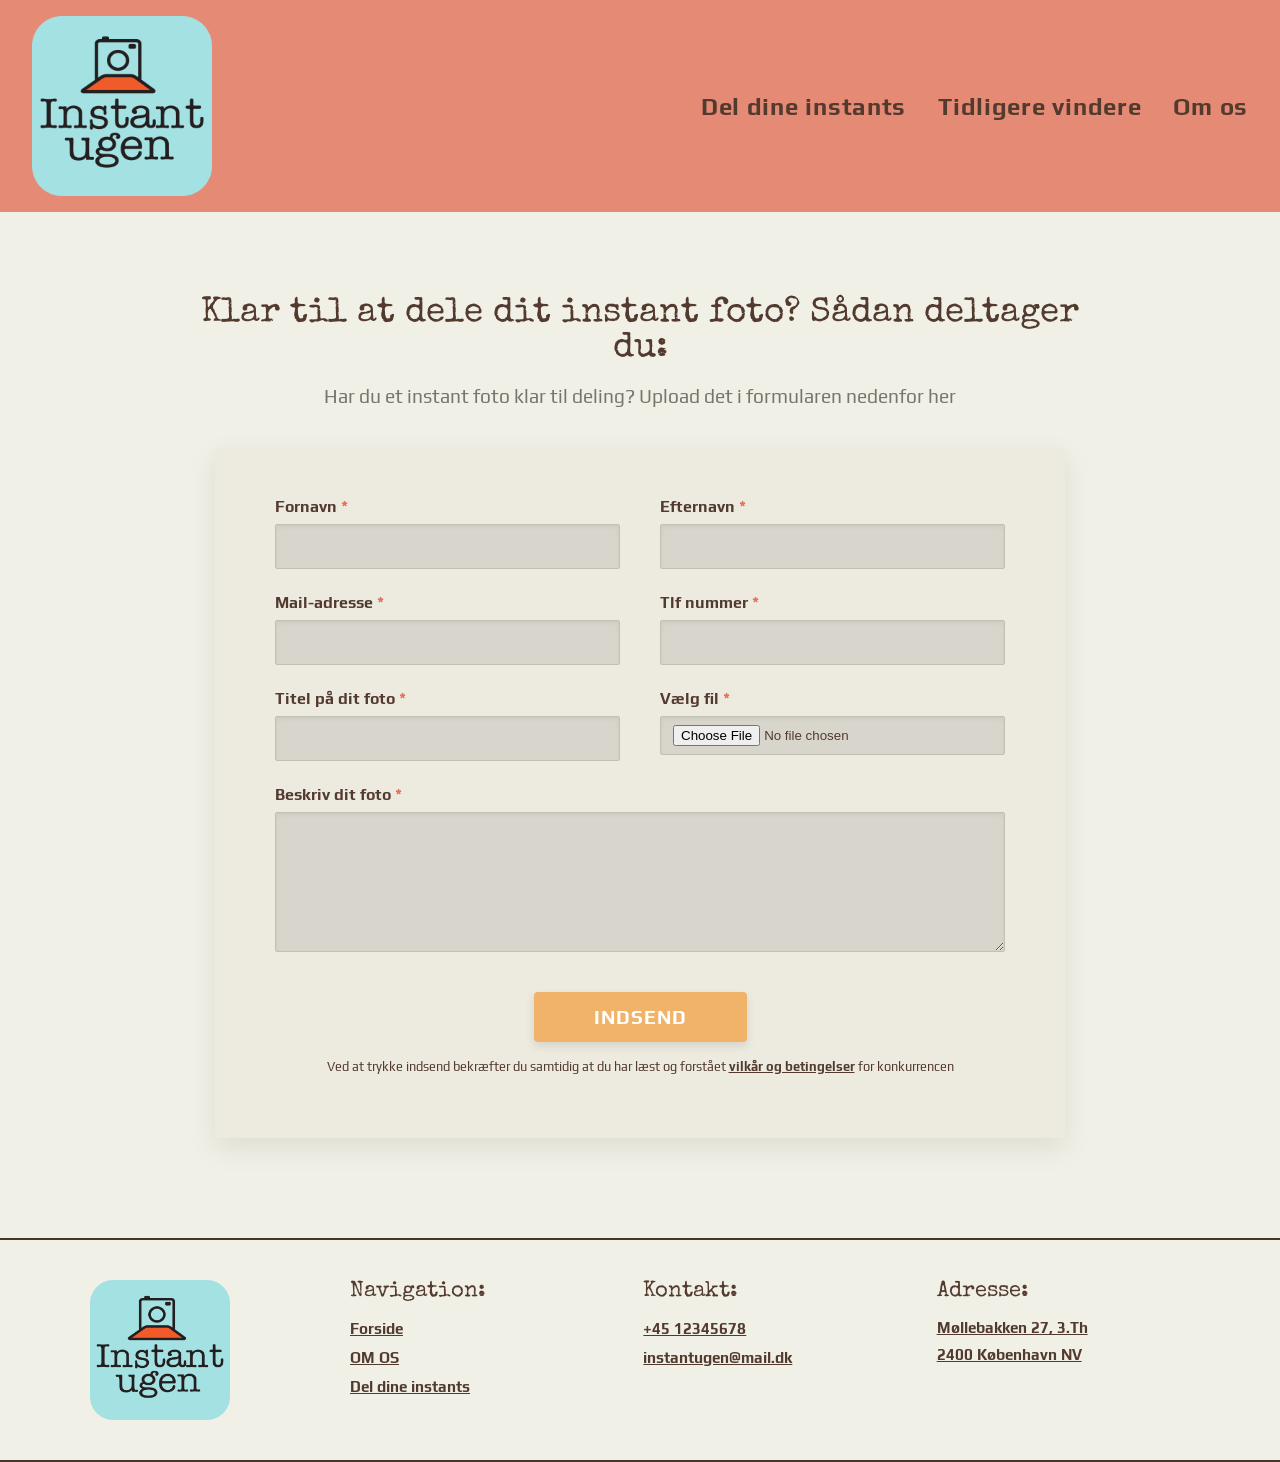
<file: del-dine-instants.html>
<!doctype html>
<html lang="da">
  <head>
    <meta charset="UTF-8" />
    <meta name="viewport" content="width=device-width, initial-scale=1.0" />
    <title>Instant Ugen</title>

    <!-- Google Fonts -->
    <link rel="preconnect" href="https://fonts.googleapis.com" />
    <link rel="preconnect" href="https://fonts.gstatic.com" crossorigin />
    <link
      href="https://fonts.googleapis.com/css2?family=Special+Elite&display=swap"
      rel="stylesheet"
    />
    <link
      href="https://fonts.googleapis.com/css2?family=Play:wght@400;700&display=swap"
      rel="stylesheet"
    />

    <!-- CSS Filer -->
    <link rel="stylesheet" href="css/generel.css" />
    <link rel="stylesheet" href="css/del-dine-instants.css" />
  </head>
  <body>
    <!-- HEADER / NAVIGATION -->
    <header class="site-header">
      <div class="logo">
        <a href="index.html">
          <img src="img/opdateret-logo.png" alt="Instant Ugen Logo" />
        </a>
      </div>
      <nav class="main-nav">
        <ul>
          <li>
            <a href="del-dine-instants.html" class="nav-link"
              >Del dine instants</a
            >
          </li>
          <li>
            <a href="tidligere-vindere.html" class="nav-link"
              >Tidligere vindere</a
            >
          </li>
          <li><a href="om-os.html" class="nav-link">Om os</a></li>
        </ul>
      </nav>
    </header>

    <main class="form-page">
      <div class="form-header">
        <h1>Klar til at dele dit instant foto? Sådan deltager du:</h1>
        <p>
          Har du et instant foto klar til deling? Upload det i formularen
          nedenfor her
        </p>
      </div>

      <div class="form-card">
        <form
          class="upload-form"
          action="#"
          method="POST"
          enctype="multipart/form-data"
        >
          <div class="form-grid">
            <!-- Fornavn -->
            <div class="form-group">
              <label for="firstname"
                >Fornavn <span class="required">*</span></label
              >
              <input type="text" id="firstname" name="firstname" required />
            </div>

            <!-- Efternavn -->
            <div class="form-group">
              <label for="lastname"
                >Efternavn <span class="required">*</span></label
              >
              <input type="text" id="lastname" name="lastname" required />
            </div>

            <!-- Mail-adresse -->
            <div class="form-group">
              <label for="email"
                >Mail-adresse <span class="required">*</span></label
              >
              <input type="email" id="email" name="email" required />
            </div>

            <!-- Tlf nummer -->
            <div class="form-group">
              <label for="phone"
                >Tlf nummer <span class="required">*</span></label
              >
              <input type="tel" id="phone" name="phone" required />
            </div>

            <!-- Titel på dit foto -->
            <div class="form-group">
              <label for="photo-title"
                >Titel på dit foto <span class="required">*</span></label
              >
              <input type="text" id="photo-title" name="photo-title" required />
            </div>

            <!-- Vælg fil -->
            <div class="form-group">
              <label for="photo-file"
                >Vælg fil <span class="required">*</span></label
              >
              <div class="file-input-wrapper">
                <input
                  type="file"
                  id="photo-file"
                  name="photo-file"
                  accept="image/*"
                  required
                />
              </div>
            </div>

            <!-- Beskriv dit foto -->
            <div class="form-group full-width">
              <label for="description"
                >Beskriv dit foto <span class="required">*</span></label
              >
              <textarea
                id="description"
                name="description"
                rows="6"
                required
              ></textarea>
            </div>
          </div>

          <!-- Submit button -->
          <div class="form-submit-wrapper">
            <button type="submit" class="btn-submit">INDSEND</button>
            <p class="terms-text">
              Ved at trykke indsend bekræfter du samtidig at du har læst og
              forstået
              <!-- Ren HTML udløser til dialog -->
              <button
                type="button"
                class="terms-link"
                onclick="document.getElementById('terms-dialog').showModal()"
              >
                vilkår og betingelser
              </button>
              for konkurrencen
            </p>
          </div>
        </form>
      </div>

      <!-- REN HTML DIALOG (POP-UP) -->
      <dialog id="terms-dialog" class="terms-dialog">
        <div class="dialog-header">
          <h2>Vilkår og betingelser</h2>
          <form method="dialog">
            <button class="modal-close">&times;</button>
          </form>
        </div>
        <div class="dialog-body">
          <p>
            Ved at deltage i konkurrencen accepterer du følgende vilkår og
            betingelser
          </p>

          <p>
            <strong>Instant Foto</strong><br />
            Hver indsendelse skal være et analogt instant-foto - ikke en digital
            montage lavet i et fotoredigeringsprogram. Instant-fotoet kan laves
            på forskellige måder; med analoge instant-kameraer, digitale
            instant-kameraer som f.eks. Fujifilm EVO eller scan-og-print-udstyr
            som f.eks. Polaroid Lab. Instant-fotoet må gerne manipuleres med
            analoge processer - arrangørerne opfordrer til at eksperimentere med
            instant fotografering. Indsendelsen kan skildre instant-fotoet på
            mange måder: Som en flad scanning med eller uden instant-rammen, som
            et foto, der viser instantet i en ramme, på væggen osv.
            Instant-fotoet behøver ikke kun at være ét foto: Det kan være et
            panorama eller en collage af flere instants, der udgør én
            indsendelse. Så der er en vis kunstnerisk frihed;-)
          </p>

          <p>
            <strong> Samtykke</strong><br />
            Det er ikke tilladt at uploade fotografier af personer, der ikke har
            givet samtykke til offentliggørelsen af ​​billedet. Billeder af
            personer i private eller pinlige situationer, uanset om de er
            fotograferet på et offentligt sted, er ikke tilladt.
          </p>

          <p>
            <strong> Juridiske aspekter</strong>
            Arrangørerne forbeholder sig retten til at diskvalificere enhver
            deltager, der overtræder disse betingelser. Arrangørerne påtager sig
            intet ansvar for tab, skade eller personskade, der måtte opstå som
            følge af deltagelse i konkurrencen eller brug af præmier. Deltagerne
            fritager arrangørerne for ethvert krav, søgsmål eller ansvar i
            forbindelse med deres deltagelse i konkurrencen.
          </p>
          <p>
            <strong> Antal bidrag</strong>
            Du kan deltage i konkurrencen med i alt fem bidrag.
          </p>
          <p>
            <strong> Brugsrettigheder</strong>
            Ved at indsende et eller flere billeder og dermed deltage i
            konkurrencen accepterer du, at billedet må bruges til promovering af
            fotokonkurrencen og muligvis i fysiske udstillingslokaler bagefter.
            Arrangørerne vil kreditere deltagerne, hvor det er praktisk og
            rimeligt muligt.
          </p>
          <p>
            <strong>Ophavsret</strong>
            Du skal være fotografen af de indsendte instant fotos samt have
            rettighederne til at offentliggøre dem. Billederne skal være fri for
            tredjepartsrettigheder. Som deltager beholder du ophavsretten til de
            indsendte fotos. Ved at indsende fotos til konkurrencen giver du
            arrangørerne en ikke-eksklusiv licens til at bruge, reproducere og
            offentliggøre de indsendte fotos i forbindelse med promoveringen af
            ​​konkurrencen, herunder på sociale medieplatforme, hjemmesider og i
            trykte materialer. Arrangørerne vil kreditere deltagerne, hvor det
            er praktisk og rimeligt.
          </p>
          <p>
            <strong> Annoncering af vinderne</strong>
            Vinderne af konkurrencen vil blive annonceret på Instant Ugens
            officielle hjemmeside og/eller sociale medieplatforme. Ved at
            deltage i konkurrencen giver du samtykke til offentliggørelse af
            navn samt at indsendte fotos bruges til markedsføring af
            konkurrencen.
          </p>
        </div>
        <form method="dialog" class="dialog-footer">
          <button class="btn-submit dialog-ok">Forstået</button>
        </form>
      </dialog>
    </main>

    <footer class="site-footer">
      <div class="footer-container">
        <!-- Logo kolonne -->
        <div class="footer-logo">
          <img src="img/opdateret-logo.png" alt="Instant Ugen logo" />
        </div>

        <!-- Navigation -->
        <div class="footer-col">
          <h3>Navigation:</h3>
          <ul>
            <li><a href="index.html">Forside</a></li>
            <li><a href="om-os.html">OM OS</a></li>
            <li><a href="del-dine-instants.html">Del dine instants</a></li>
          </ul>
        </div>

        <!-- Kontakt -->
        <div class="footer-col">
          <h3>Kontakt:</h3>
          <p><a href="tel:+4512345678">+45 12345678</a></p>
          <p><a href="mailto:instantugen@mail.dk">instantugen@mail.dk</a></p>
        </div>

        <!-- Adresse -->
        <div class="footer-col">
          <h3>Adresse:</h3>
          <p class="address-line">Møllebakken 27, 3.Th</p>
          <p class="address-line">2400 København NV</p>
        </div>
      </div>
    </footer>
  </body>
</html>
</file>
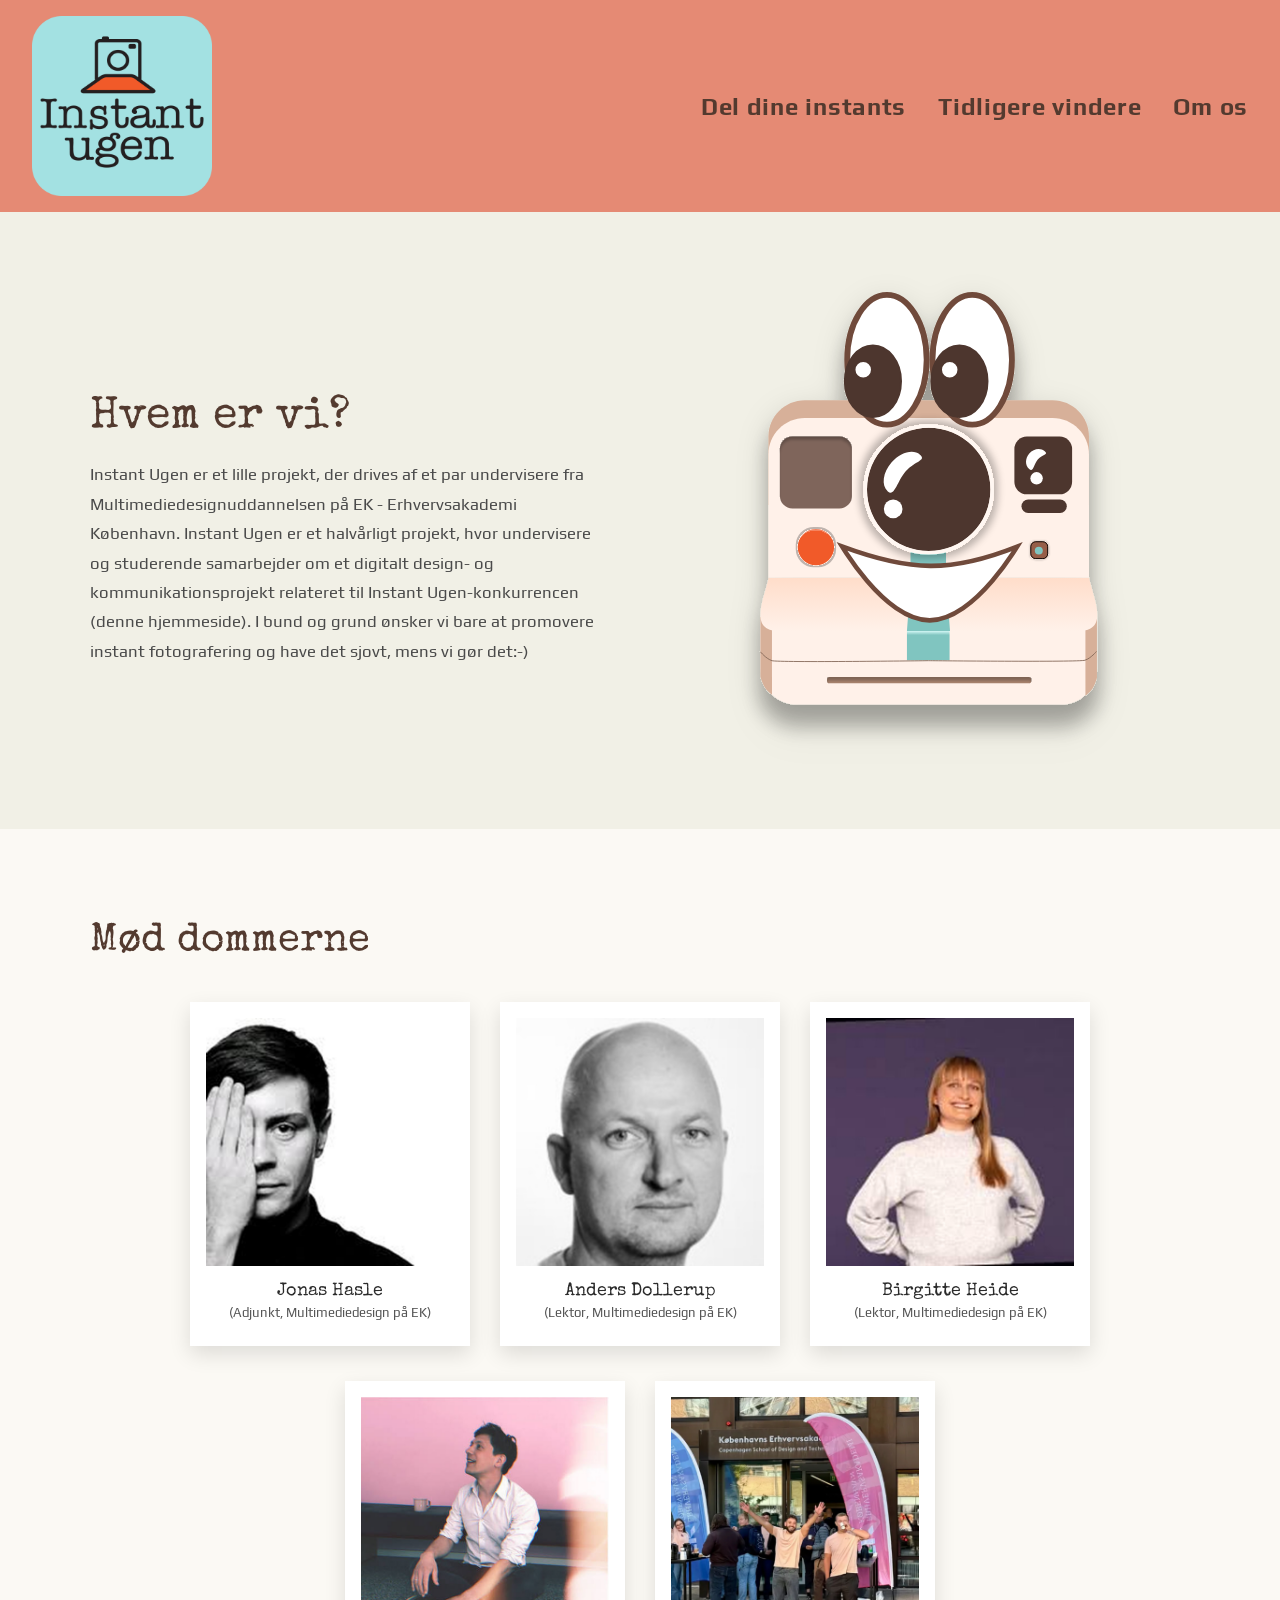
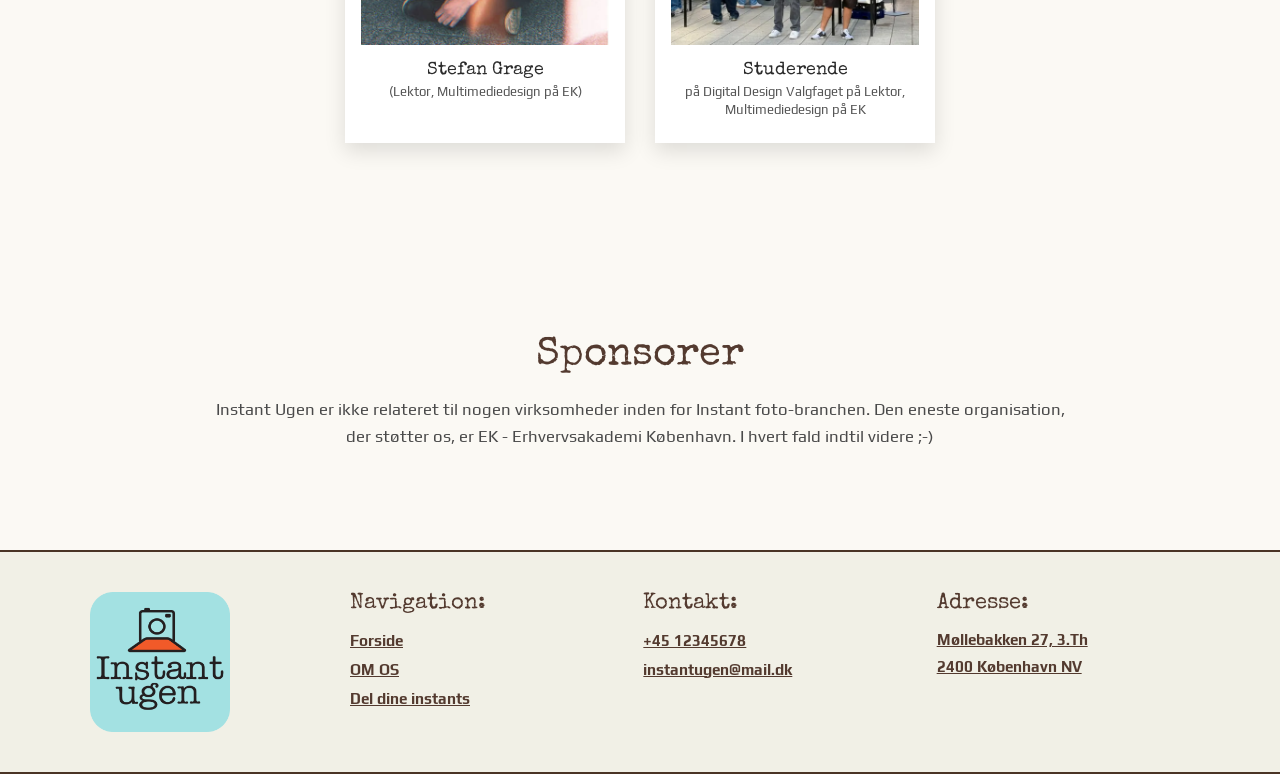
<file: om-os.html>
<!doctype html>
<html lang="da">
  <head>
    <meta charset="UTF-8" />
    <meta name="viewport" content="width=device-width, initial-scale=1.0" />
    <title>Instant Ugen</title>

    <!-- Google Fonts -->
    <link rel="preconnect" href="https://fonts.googleapis.com" />
    <link rel="preconnect" href="https://fonts.gstatic.com" crossorigin />
    <link
      href="https://fonts.googleapis.com/css2?family=Special+Elite&display=swap"
      rel="stylesheet"
    />
    <link
      href="https://fonts.googleapis.com/css2?family=Play:wght@400;700&display=swap"
      rel="stylesheet"
    />

    <!-- CSS Filer -->
    <link rel="stylesheet" href="css/generel.css" />
    <link rel="stylesheet" href="css/om-os.css" />
  </head>
  <body>
    <header class="site-header">
      <div class="logo">
        <a href="index.html">
          <img src="img/opdateret-logo.png" alt="Instant Ugen Logo" />
        </a>
      </div>
      <nav class="main-nav">
        <ul>
          <li>
            <a href="del-dine-instants.html" class="nav-link"
              >Del dine instants</a
            >
          </li>
          <li>
            <a href="tidligere-vindere.html" class="nav-link"
              >Tidligere vindere</a
            >
          </li>
          <li><a href="om-os.html" class="nav-link">Om os</a></li>
        </ul>
      </nav>
    </header>

    <section class="about-hero-section">
      <div class="about-hero-container">
        <!-- Venstre side: Tekst -->
        <div class="about-hero-text">
          <h2>Hvem er vi?</h2>
          <p>
            Instant Ugen er et lille projekt, der drives af et par undervisere
            fra Multimediedesignuddannelsen på EK - Erhvervsakademi København.
            Instant Ugen er et halvårligt projekt, hvor undervisere og
            studerende samarbejder om et digitalt design- og
            kommunikationsprojekt relateret til Instant Ugen-konkurrencen (denne
            hjemmeside). I bund og grund ønsker vi bare at promovere instant
            fotografering og have det sjovt, mens vi gør det:-)
          </p>
        </div>

        <!-- Højre side: Maskot billede -->
        <div class="about-hero-image">
          <img src="img/mascot.svg" alt="Instant Ugen Kamera Maskot" />
        </div>
      </div>
    </section>

    <section class="judges-section">
      <div class="judges-container">
        <h2>Mød dommerne</h2>

        <div class="judges-grid">
          <!-- Jonas Hasle -->
          <div class="polaroid-card">
            <div class="polaroid-inner">
              <img src="img/dommer-jonas.jpg" alt="Jonas Hasle" />
            </div>
            <div class="polaroid-caption">
              <h3>Jonas Hasle</h3>
              <p>(Adjunkt, Multimediedesign på EK)</p>
            </div>
          </div>

          <!-- Anders Dollerup -->
          <div class="polaroid-card">
            <div class="polaroid-inner">
              <img src="img/dommer-anders.jpg" alt="Anders Dollerup" />
            </div>
            <div class="polaroid-caption">
              <h3>Anders Dollerup</h3>
              <p>(Lektor, Multimediedesign på EK)</p>
            </div>
          </div>

          <!-- Birgitte Heide -->
          <div class="polaroid-card">
            <div class="polaroid-inner">
              <img src="img/dommer-birgitte.jpg" alt="Birgitte Heide" />
            </div>
            <div class="polaroid-caption">
              <h3>Birgitte Heide</h3>
              <p>(Lektor, Multimediedesign på EK)</p>
            </div>
          </div>

          <!-- Stefan Grage -->
          <div class="polaroid-card">
            <div class="polaroid-inner">
              <img src="img/dommer-stefan.jpg" alt="Stefan Grage" />
            </div>
            <div class="polaroid-caption">
              <h3>Stefan Grage</h3>
              <p>(Lektor, Multimediedesign på EK)</p>
            </div>
          </div>

          <!-- Studerende -->
          <div class="polaroid-card">
            <div class="polaroid-inner">
              <img src="img/ek-building.jpg" alt="Studerende" />
            </div>
            <div class="polaroid-caption">
              <h3>Studerende</h3>
              <p>
                på Digital Design Valgfaget på Lektor, Multimediedesign på EK
              </p>
            </div>
          </div>
        </div>
      </div>
    </section>

    <section class="sponsors-section">
      <div class="sponsors-container">
        <h2>Sponsorer</h2>
        <p>
          Instant Ugen er ikke relateret til nogen virksomheder inden for
          Instant foto-branchen. Den eneste organisation, der støtter os, er EK
          - Erhvervsakademi København. I hvert fald indtil videre ;-)
        </p>
      </div>
    </section>

    <footer class="site-footer">
      <div class="footer-container">
        <!-- Logo kolonne -->
        <div class="footer-logo">
          <img src="img/opdateret-logo.png" alt="Instant Ugen logo" />
        </div>

        <!-- Navigation -->
        <div class="footer-col">
          <h3>Navigation:</h3>
          <ul>
            <li><a href="index.html">Forside</a></li>
            <li><a href="om-os.html">OM OS</a></li>
            <li><a href="del-dine-instants.html">Del dine instants</a></li>
          </ul>
        </div>

        <!-- Kontakt -->
        <div class="footer-col">
          <h3>Kontakt:</h3>
          <p><a href="tel:+4512345678">+45 12345678</a></p>
          <p><a href="mailto:instantugen@mail.dk">instantugen@mail.dk</a></p>
        </div>

        <!-- Adresse -->
        <div class="footer-col">
          <h3>Adresse:</h3>
          <p class="address-line">Møllebakken 27, 3.Th</p>
          <p class="address-line">2400 København NV</p>
        </div>
      </div>
    </footer>
  </body>
</html>
</file>
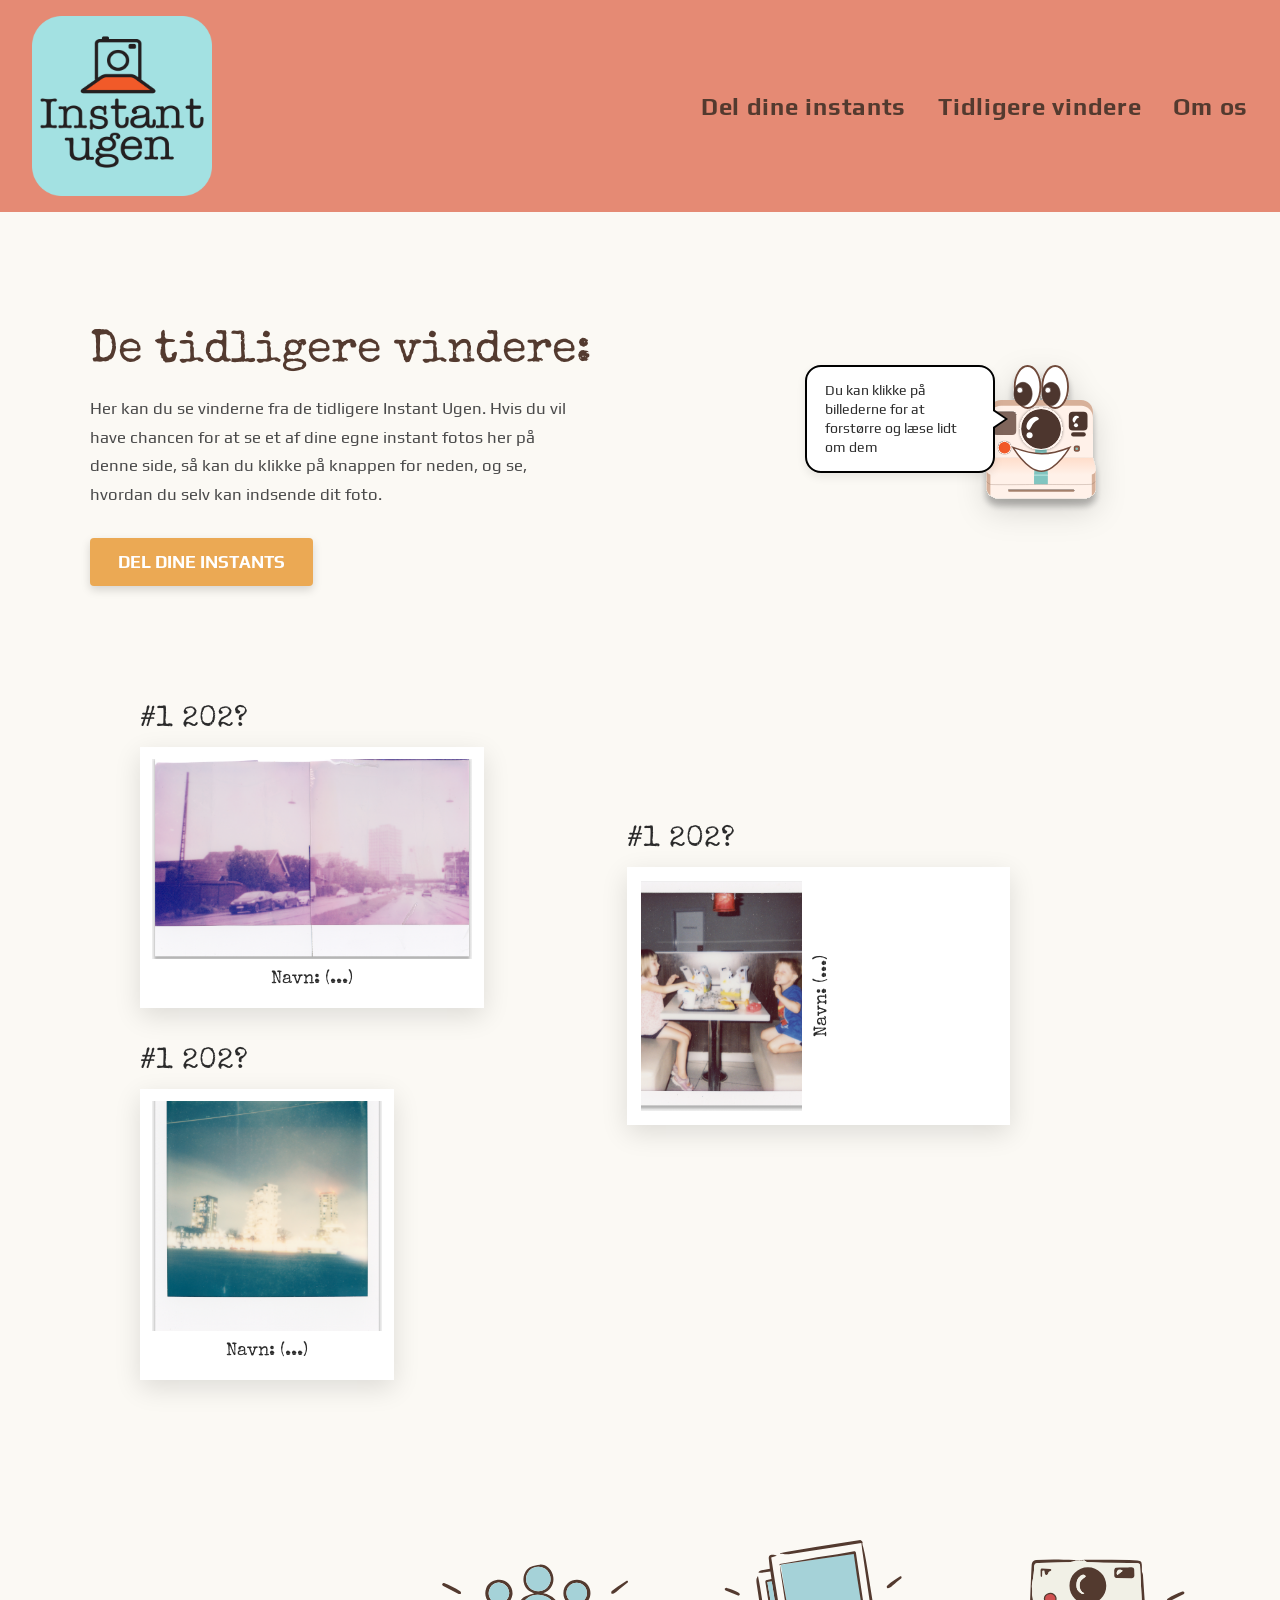
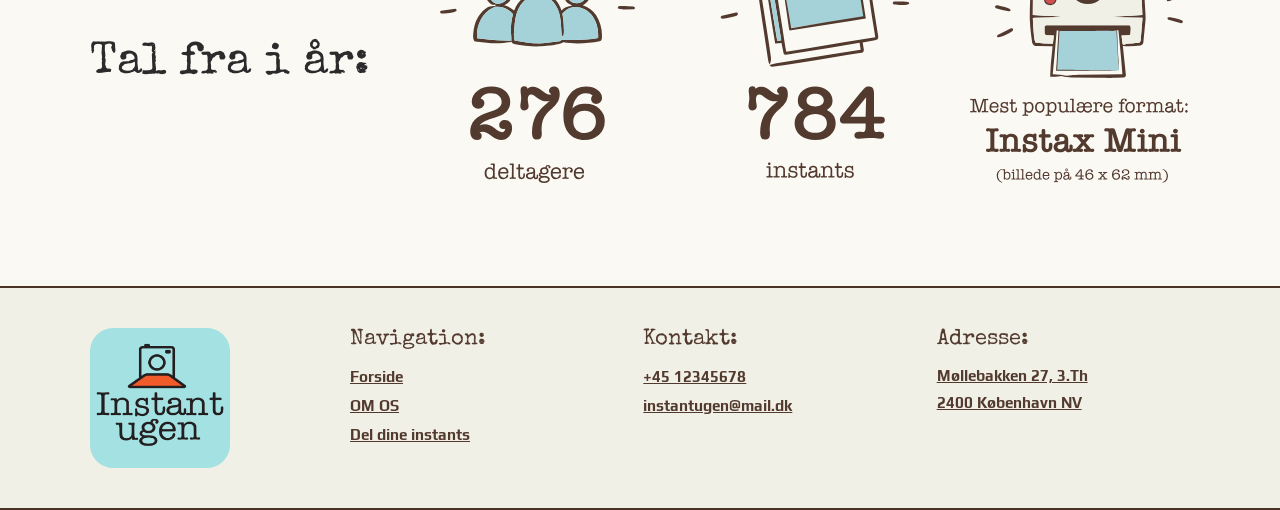
<file: tidligere-vindere.html>
<!doctype html>
<html lang="da">
  <head>
    <meta charset="UTF-8" />
    <meta name="viewport" content="width=device-width, initial-scale=1.0" />
    <title>Instant Ugen</title>

    <!-- Google Fonts -->
    <link rel="preconnect" href="https://fonts.googleapis.com" />
    <link rel="preconnect" href="https://fonts.gstatic.com" crossorigin />
    <link
      href="https://fonts.googleapis.com/css2?family=Special+Elite&display=swap"
      rel="stylesheet"
    />
    <link
      href="https://fonts.googleapis.com/css2?family=Play:wght@400;700&display=swap"
      rel="stylesheet"
    />

    <!-- CSS Filer -->
    <link rel="stylesheet" href="css/generel.css" />
    <link rel="stylesheet" href="css/tidligere-vindere.css" />
  </head>
  <body>
    <!-- HEADER / NAVIGATION -->
    <header class="site-header">
      <div class="logo">
        <a href="index.html">
          <img src="img/opdateret-logo.png" alt="Instant Ugen Logo" />
        </a>
      </div>
      <nav class="main-nav">
        <ul>
          <li>
            <a href="del-dine-instants.html" class="nav-link"
              >Del dine instants</a
            >
          </li>
          <li>
            <a href="tidligere-vindere.html" class="nav-link"
              >Tidligere vindere</a
            >
          </li>
          <li><a href="om-os.html" class="nav-link">Om os</a></li>
        </ul>
      </nav>
    </header>

    <section class="winners-hero-section">
      <div class="winners-hero-container">
        <!-- Venstre side: Tekst og CTA-knap -->
        <div class="winners-hero-text">
          <h1>De tidligere vindere:</h1>
          <p>
            Her kan du se vinderne fra de tidligere Instant Ugen. Hvis du vil
            have chancen for at se et af dine egne instant fotos her på denne
            side, så kan du klikke på knappen for neden, og se, hvordan du selv
            kan indsende dit foto.
          </p>
          <a href="del-dine-instants.html" class="btn-primary"
            >DEL DINE INSTANTS</a
          >
        </div>

        <!-- Højre side: Maskot med taleboble -->
        <div class="winners-hero-mascot">
          <div class="speech-bubble">
            <p>
              Du kan klikke på billederne for at forstørre og læse lidt om dem
            </p>
          </div>
          <div class="mascot-image">
            <img src="img/mascot.svg" alt="Instant Ugen Kamera Maskot" />
          </div>
        </div>
      </div>
    </section>

    <section class="gallery-section">
      <div class="gallery-container">
        <div class="gallery-grid">
          <!-- Billede 1 (Top Venstre) -->
          <div class="gallery-item item-1">
            <h3 class="winner-title">#1 202?</h3>
            <div class="polaroid-card">
              <div class="polaroid-image wide">
                <img
                  src="img/poloraid-vejlands-alle.png"
                  alt="Vinderbillede 1"
                />
              </div>
              <div class="polaroid-footer">
                <p class="winner-name">Navn: (...)</p>
              </div>
            </div>
          </div>

          <!-- Billede 2 (Midten / Højre - Liggende polaroid) -->
          <div class="gallery-item item-2">
            <h3 class="winner-title">#1 202?</h3>
            <div class="polaroid-card landscape">
              <div class="polaroid-image">
                <img src="img/poloraid-burgerking.png" alt="Vinderbillede 2" />
              </div>
              <div class="polaroid-footer sideway">
                <p class="winner-name">Navn: (...)</p>
              </div>
            </div>
          </div>

          <!-- Billede 3 (Nederst Venstre) -->
          <div class="gallery-item item-3">
            <h3 class="winner-title">#1 202?</h3>
            <div class="polaroid-card">
              <div class="polaroid-image square">
                <img
                  src="img/poloraid-amager-strand-nat.png"
                  alt="Vinderbillede 3"
                />
              </div>
              <div class="polaroid-footer">
                <p class="winner-name">Navn: (...)</p>
              </div>
            </div>
          </div>
        </div>
      </div>
    </section>

    <section class="stats-section">
      <div class="stats-container">
        <h2 class="stats-title">Tal fra i år:</h2>

        <!-- HVIS DU BRUGER ÉN SAMLET SVG FILE (Ikoner + Tal samlet) -->
        <div class="stats-svg-wrapper">
          <img
            src="img/infografik.svg"
            alt="Statistikker: 276 deltagere, 784 instants, Mest populære format: Instax Mini"
          />
        </div>
      </div>
    </section>

    <footer class="site-footer">
      <div class="footer-container">
        <!-- Logo kolonne -->
        <div class="footer-logo">
          <img src="img/opdateret-logo.png" alt="Instant Ugen logo" />
        </div>

        <!-- Navigation -->
        <div class="footer-col">
          <h3>Navigation:</h3>
          <ul>
            <li><a href="index.html">Forside</a></li>
            <li><a href="om-os.html">OM OS</a></li>
            <li><a href="del-dine-instants.html">Del dine instants</a></li>
          </ul>
        </div>

        <!-- Kontakt -->
        <div class="footer-col">
          <h3>Kontakt:</h3>
          <p><a href="tel:+4512345678">+45 12345678</a></p>
          <p><a href="mailto:instantugen@mail.dk">instantugen@mail.dk</a></p>
        </div>

        <!-- Adresse -->
        <div class="footer-col">
          <h3>Adresse:</h3>
          <p class="address-line">Møllebakken 27, 3.Th</p>
          <p class="address-line">2400 København NV</p>
        </div>
      </div>
    </footer>
  </body>
</html>
</file>
<file: css/generel.css>
:root {
  /* Hovedfarver */
  --header-bg: #e58a74;
  --btn-primary-bg: #a3e1e2;

  /* Tekstfarver */
  --text-primary: #533a2f;
  --text-light: #ffffff;

  /* Polaroid & Komponenter */
  --polaroid-bg: #ffffff;
  --bubble-bg: #ffffff;
  --bubble-border: #1a1a1a;

  /* Neumorphic Skygger (tilpasset baggrunden) */
  --shadow-polaroid: 6px 8px 18px rgba(0, 0, 0, 0.2);
  --shadow-btn: 4px 4px 10px rgba(0, 0, 0, 0.15);
  --font-heading: "Special Elite", cursive;
  --font-body: "Play", sans-serif;
}

* {
  box-sizing: border-box;
}

html,
body {
  margin: 0;
  padding: 0;
  min-height: 100%;
}

body {
  font-family: var(--font-body);
  background: var(--bg-hero-gradient);
  color: var(--text-primary);
}

img {
  display: block;
  max-width: 100%;
}

/* --- SITE HEADER --- */
.site-header {
  display: flex;
  align-items: center;
  justify-content: space-between;
  background: var(--header-bg);
  padding: 1rem 2rem;
}

.logo {
  display: flex;
  align-items: center;
}

.logo img {
  width: 180px;
  height: auto;
}

.main-nav ul {
  display: flex;
  align-items: center;
  list-style: none;
  gap: 2rem;
  margin: 0;
  padding: 0;
}

.nav-link {
  color: var(--text-primary);
  font-weight: 700;
  text-decoration: none;
  letter-spacing: 0.03em;
  font-size: 1.5rem;
}

/* --- GLOBAL FOOTER --- */
.site-footer {
  background-color: #f1f0e6; /* Lys creme baggrund */
  border-top: 2px solid #4a3425; /* Mørkebrun kant øverst */
  border-bottom: 2px solid #4a3425; /* Mørkebrun kant nederst */
  padding: 40px 20px;
  width: 100%;
}

.footer-container {
  max-width: 1100px;
  margin: 0 auto;
  display: grid;
  grid-template-columns: 220px repeat(3, 1fr);
  gap: 40px;
  align-items: flex-start;
}

.footer-logo img {
  width: 140px;
  height: auto;
  display: block;
}

.footer-col h3 {
  font-family: var(--font-heading);
  font-size: 1.4rem;
  color: var(--text-primary);
  margin-top: 0;
  margin-bottom: 16px;
  font-weight: normal;
}

.footer-col ul {
  list-style: none;
  padding: 0;
  margin: 0;
}

.footer-col ul li {
  margin-bottom: 10px;
}

.footer-col a {
  color: var(--text-primary);
  text-decoration: underline;
  font-family: var(--font-body);
  font-weight: bold;
  font-size: 0.95rem;
  transition: opacity 0.2s ease;
}

.footer-col a:hover {
  opacity: 0.7;
}

.footer-col p {
  margin-top: 0;
  margin-bottom: 10px;
}

.address-line {
  font-family: var(--font-body);
  font-weight: bold;
  color: var(--text-primary);
  text-decoration: underline;
  font-size: 0.95rem;
}

/* --- MEDIA QUERIES (RESPONSIVITET) --- */

@media (max-width: 900px) {
  /* Header & Hero adjustments */
  .hero-section {
    grid-template-columns: 1fr;
    text-align: center;
  }

  .hero-content {
    max-width: none;
  }

  .hero-cta-wrapper {
    justify-content: center;
    flex-wrap: wrap;
  }

  .hero-polaroids {
    min-height: 420px;
  }

  /* Footer adjustment for tablets */
  .footer-container {
    grid-template-columns: repeat(2, 1fr);
    gap: 30px;
  }

  .footer-logo {
    grid-column: span 2;
    display: flex;
    justify-content: center;
  }
}

@media (max-width: 640px) {
  /* Header adjustments */
  .site-header {
    flex-direction: column;
    gap: 1rem;
    padding: 1rem;
  }

  .main-nav ul {
    flex-wrap: wrap;
    justify-content: center;
    gap: 0.8rem 1.25rem;
  }

  .hero-section {
    padding: 1.2rem;
  }

  .polaroid-card {
    width: 170px;
  }

  .polaroid-card img {
    height: 170px;
  }

  /* Footer adjustments for mobile */
  .site-footer {
    padding: 30px 15px;
  }

  .footer-container {
    grid-template-columns: 1fr;
    gap: 28px;
    text-align: center;
  }

  .footer-logo {
    grid-column: span 1;
  }

  .footer-logo img {
    margin: 0 auto;
  }
}
</file>
<file: css/del-dine-instants.css>
/* --- FORMULAR SIDE STYLING --- */
.form-page {
  padding: 60px 20px 100px 20px;
  background-color: #f1f0e6;
  min-height: 100vh;
}

.form-header {
  text-align: center;
  max-width: 900px;
  margin: 0 auto 40px auto;
}

.form-header h1 {
  font-family: var(--font-heading);
  font-size: 2.2rem;
  color: var(--text-primary);
  margin-bottom: 12px;
  font-weight: normal;
}

.form-header p {
  font-family: var(--font-body);
  font-size: 1.2rem;
  color: #7a756c;
  font-weight: 300;
}

.form-card {
  max-width: 850px;
  margin: 0 auto;
  background-color: #edebe0;
  padding: 50px 60px;
  border-radius: 4px;
  box-shadow: 0 10px 30px rgba(0, 0, 0, 0.08);
}

.form-grid {
  display: grid;
  grid-template-columns: 1fr 1fr;
  gap: 24px 40px;
}

.form-group {
  display: flex;
  flex-direction: column;
}

.form-group.full-width {
  grid-column: span 2;
}

.form-group label {
  font-family: var(--font-body);
  font-size: 1rem;
  color: var(--text-primary);
  margin-bottom: 8px;
  font-weight: 600;
}

.required {
  color: #e76f51;
}

/* Input felter */
.form-group input[type="text"],
.form-group input[type="email"],
.form-group input[type="tel"],
.form-group textarea,
.file-input-wrapper {
  width: 100%;
  background-color: #d8d6cc;
  border: 1px solid #c2c0b4;
  border-radius: 2px;
  padding: 12px 14px;
  font-family: var(--font-body);
  font-size: 1rem;
  color: var(--text-primary);
  box-shadow: inset 0 2px 4px rgba(0, 0, 0, 0.06);
  box-sizing: border-box;
}

.form-group input:focus,
.form-group textarea:focus {
  outline: 2px solid #9ee0df;
  background-color: #e2e0d6;
}

.file-input-wrapper {
  padding: 8px 12px;
}

.form-submit-wrapper {
  text-align: center;
  margin-top: 40px;
}

.btn-submit {
  background-color: #f1b369;
  color: #ffffff;
  font-family: var(--font-body);
  font-weight: bold;
  font-size: 1.2rem;
  border: none;
  padding: 14px 60px;
  border-radius: 4px;
  cursor: pointer;
  box-shadow: 0 4px 10px rgba(0, 0, 0, 0.1);
  transition:
    background-color 0.2s ease,
    transform 0.1s ease;
  letter-spacing: 1px;
}

.btn-submit:hover {
  background-color: #e5a355;
  transform: translateY(-1px);
}

.terms-text {
  font-family: var(--font-body);
  font-size: 0.8rem;
  color: var(--text-primary);
  margin-top: 16px;
  line-height: 1.4;
}

.terms-link {
  background: none;
  border: none;
  padding: 0;
  color: var(--text-primary);
  font-weight: bold;
  text-decoration: underline;
  cursor: pointer;
  font-family: inherit;
  font-size: inherit;
}

/* --- POP-UP MODAL STYLING --- */
.modal-overlay {
  display: none; /* Skjult som standard */
  position: fixed;
  top: 0;
  left: 0;
  width: 100vw;
  height: 100vh;
  background-color: rgba(0, 0, 0, 0.5);
  z-index: 1000;
  justify-content: center;
  align-items: center;
  padding: 20px;
  box-sizing: border-box;
}

.modal-overlay.is-open {
  display: flex;
}

.modal-content {
  background-color: #edebe0;
  width: 100%;
  max-width: 600px;
  max-height: 80vh;
  border-radius: 6px;
  padding: 30px 40px;
  position: relative;
  box-shadow: 0 10px 30px rgba(0, 0, 0, 0.3);
  display: flex;
  flex-direction: column;
}

.modal-close {
  position: absolute;
  top: 15px;
  right: 20px;
  background: none;
  border: none;
  font-size: 2rem;
  cursor: pointer;
  color: var(--text-primary);
}

.modal-content h2 {
  font-family: var(--font-heading);
  font-size: 1.8rem;
  margin-bottom: 20px;
}

.modal-body {
  overflow-y: auto;
  font-family: var(--font-body);
  font-size: 0.95rem;
  line-height: 1.6;
  color: var(--text-primary);
  padding-right: 10px;
}

/* --- MOBIL MEDIA QUERY --- */
@media (max-width: 768px) {
  .form-card {
    padding: 30px 20px;
  }

  .form-grid {
    grid-template-columns: 1fr;
    gap: 16px;
  }

  .form-group.full-width {
    grid-column: span 1;
  }

  .btn-submit {
    width: 100%;
  }

  .modal-content {
    padding: 24px 20px;
  }
}
</file>
<file: css/om-os.css>
/* --- OM OS: HVEM ER VI SEKTION --- */
.about-hero-section {
  width: 100%;
  padding: 80px 20px;
  background-color: #f1f0e6;
  box-sizing: border-box;
}

.about-hero-container {
  max-width: 1100px;
  margin: 0 auto;
  display: grid;
  grid-template-columns: 1fr 1fr;
  gap: 60px;
  align-items: center;
}

.about-hero-text h2 {
  font-family: "Special Elite", cursive, serif;
  font-size: 2.8rem;
  color: var(--text-primary, #2b2b2b);
  margin-bottom: 20px;
  font-weight: normal;
}

.about-hero-text p {
  font-family: "Play", sans-serif;
  font-size: 1.05rem;
  line-height: 1.75;
  color: #4a4a4a;
}

.about-hero-image {
  display: flex;
  justify-content: center;
  align-items: center;
}

.about-hero-image img {
  width: 100%;
  max-width: 380px;
  height: auto;
  display: block;
  /* Blød skygge bag maskotten som på skærmbilledet */
  filter: drop-shadow(0px 10px 15px rgba(0, 0, 0, 0.15));
}

.judges-section {
  width: 100%;
  padding: 60px 20px 100px 20px;
  background-color: var(--bg-main, #fbf9f4);
  box-sizing: border-box;
}

.judges-container {
  max-width: 1100px;
  margin: 0 auto;
}

.judges-container h2 {
  font-family: "Special Elite", cursive, serif;
  font-size: 2.5rem;
  color: var(--text-primary, #2b2b2b);
  margin-bottom: 40px;
  font-weight: normal;
  text-align: left;
}

/* Flexbox så de 5 kort fordeler sig pænt (3 øverst, 2 centreret nederst) */
.judges-grid {
  display: flex;
  flex-wrap: wrap;
  justify-content: center;
  gap: 35px 30px;
}

/* Polaroid Kort Styling */
.judges-grid .polaroid-card {
  background-color: #ffffff;
  padding: 16px 16px 24px 16px;
  width: 280px;
  box-shadow: 0 8px 20px rgba(0, 0, 0, 0.12);
  display: flex;
  flex-direction: column;
  align-items: center;
  box-sizing: border-box;
  transition:
    transform 0.2s ease,
    box-shadow 0.2s ease;
}

.judges-grid .polaroid-card:hover {
  transform: translateY(-5px);
  box-shadow: 0 12px 25px rgba(0, 0, 0, 0.18);
}

.judges-grid .polaroid-inner {
  width: 100%;
  aspect-ratio: 1 / 1;
  overflow: hidden;
  margin-bottom: 16px;
  background-color: #f0f0f0;
}

.judges-grid .polaroid-inner img {
  width: 100%;
  height: 100%;
  object-fit: cover;
  display: block;
}

.judges-grid .polaroid-caption {
  text-align: center;
  width: 100%;
}

.judges-grid .polaroid-caption h3 {
  font-family: "Special Elite", cursive, serif;
  font-size: 1.15rem;
  color: #2b2b2b;
  margin: 0 0 4px 0;
  font-weight: normal;
}

.judges-grid .polaroid-caption p {
  font-family: "Play", sans-serif;
  font-size: 0.82rem;
  color: #555555;
  margin: 0;
  line-height: 1.35;
}

.sponsors-section {
  width: 100%;
  padding: 60px 20px 100px 20px;
  background-color: var(--bg-main, #fbf9f4);
  box-sizing: border-box;
}

.sponsors-container {
  max-width: 850px;
  margin: 0 auto;
  text-align: center;
}

.sponsors-container h2 {
  font-family: "Special Elite", cursive, serif;
  font-size: 2.5rem;
  color: var(--text-primary, #2b2b2b);
  margin-bottom: 20px;
  font-weight: normal;
}

.sponsors-container p {
  font-family: "Play", sans-serif;
  font-size: 1.05rem;
  line-height: 1.6;
  color: #4a4a4a;
  margin: 0 auto;
}

/* --- MOBIL RESPONSIVET --- */
@media (max-width: 768px) {
  .about-hero-section {
    padding: 50px 20px;
  }

  .about-hero-container {
    grid-template-columns: 1fr;
    gap: 40px;
    text-align: center;
  }

  .about-hero-text h2 {
    font-size: 2.2rem;
  }

  .about-hero-text p {
    font-size: 0.95rem;
    text-align: left; /* Bevar venstrestillet eller ændr til center hvis du foretrækker det */
  }

  .about-hero-image img {
    max-width: 260px;
  }
  .judges-section {
    padding: 40px 16px 60px 16px;
  }

  .judges-container h2 {
    font-size: 2rem;
    text-align: center;
    margin-bottom: 30px;
  }

  .judges-grid {
    display: grid;
    grid-template-columns: repeat(2, 1fr);
    gap: 16px;
  }

  .judges-grid .polaroid-card {
    width: 100%;
    padding: 10px 10px 16px 10px;
  }

  .judges-grid .polaroid-caption h3 {
    font-size: 0.95rem;
  }

  .judges-grid .polaroid-caption p {
    font-size: 0.72rem;
  }

  .sponsors-section {
    padding: 40px 20px 60px 20px;
  }

  .sponsors-container h2 {
    font-size: 2rem;
  }

  .sponsors-container p {
    font-size: 0.95rem;
  }
}
</file>
<file: css/tidligere-vindere.css>
/* --- TIDLIGERE VINDERE: HERO SEKTION --- */
.winners-hero-section {
  width: 100%;
  padding: 80px 20px;
  background-color: var(--bg-main, #fbf9f4);
  box-sizing: border-box;
}

.winners-hero-container {
  max-width: 1100px;
  margin: 0 auto;
  display: grid;
  grid-template-columns: 1.1fr 0.9fr;
  gap: 50px;
  align-items: center;
}

/* Tekst styling */
.winners-hero-text h1 {
  font-family: "Special Elite", cursive, serif;
  font-size: 2.8rem;
  color: var(--text-primary, #2b2b2b);
  margin-bottom: 20px;
  font-weight: normal;
}

.winners-hero-text p {
  font-family: "Play", sans-serif;
  font-size: 1.05rem;
  line-height: 1.7;
  color: #4a4a4a;
  margin-bottom: 30px;
  max-width: 480px;
}

/* CTA Knap */
.btn-primary {
  display: inline-block;
  background-color: #eba954;
  color: #ffffff;
  font-family: "Play", sans-serif;
  font-weight: bold;
  font-size: 1.1rem;
  text-decoration: none;
  padding: 14px 28px;
  border-radius: 4px;
  box-shadow: 0 4px 10px rgba(0, 0, 0, 0.15);
  transition:
    background-color 0.2s ease,
    transform 0.2s ease;
}

.btn-primary:hover {
  background-color: #d89643;
  transform: translateY(-2px);
}

/* Maskot og Taleboble Flex Opsætning */
.winners-hero-mascot {
  display: flex;
  align-items: flex-end;
  justify-content: center;
  position: relative;
}

/* Taleboble styling med CSS pil */
.speech-bubble {
  background-color: #ffffff;
  border: 2px solid #000000;
  border-radius: 16px;
  padding: 14px 18px;
  max-width: 190px;
  box-shadow: 0 4px 10px rgba(0, 0, 0, 0.08);
  position: relative;
  margin-right: -15px;
  margin-bottom: 40px;
  z-index: 2;
}

.speech-bubble p {
  font-family: "Play", sans-serif;
  font-size: 0.88rem;
  line-height: 1.35;
  color: #2b2b2b;
  margin: 0;
}

/* Pil på taleboblen mod højre */
.speech-bubble::after {
  content: "";
  position: absolute;
  right: -12px;
  top: 50%;
  transform: translateY(-50%);
  border-width: 8px 0 8px 12px;
  border-style: solid;
  border-color: transparent transparent transparent #ffffff;
  z-index: 2;
}

.speech-bubble::before {
  content: "";
  position: absolute;
  right: -15px;
  top: 50%;
  transform: translateY(-50%);
  border-width: 9px 0 9px 13px;
  border-style: solid;
  border-color: transparent transparent transparent #000000;
  z-index: 1;
}

.mascot-image img {
  width: 100%;
  max-width: 320px;
  height: auto;
  display: block;
  filter: drop-shadow(0px 10px 15px rgba(0, 0, 0, 0.15));
}

/* --- GALLERI SEKTION --- */
.gallery-section {
  width: 100%;
  padding: 40px 20px 100px 20px;
  background-color: var(--bg-main, #fbf9f4);
  box-sizing: border-box;
}

.gallery-container {
  max-width: 1000px;
  margin: 0 auto;
}

.gallery-grid {
  display: grid;
  grid-template-columns: 1fr 1.2fr;
  gap: 40px 60px;
  align-items: start;
}

.gallery-item {
  display: flex;
  flex-direction: column;
  align-items: flex-start;
}

.winner-title {
  font-family: "Special Elite", cursive, serif;
  font-size: 1.8rem;
  color: #2b2b2b;
  margin: 0 0 12px 0;
  font-weight: normal;
}

/* Forskudt placering for at matche layoutet */
.gallery-item.item-2 {
  grid-column: 2;
  grid-row: 1 / span 2;
  margin-top: 120px;
}

/* Polaroid Base Styling */
.polaroid-card {
  background-color: #ffffff;
  padding: 12px 12px 20px 12px;
  box-shadow: 0 8px 25px rgba(0, 0, 0, 0.12);
  box-sizing: border-box;
  transition:
    transform 0.2s ease,
    box-shadow 0.2s ease;
  cursor: pointer;
}

.polaroid-card:hover {
  transform: scale(1.02);
  box-shadow: 0 12px 30px rgba(0, 0, 0, 0.18);
}

.polaroid-image {
  overflow: hidden;
  background-color: #eee;
}

.polaroid-image img {
  width: 100%;
  height: 100%;
  object-fit: cover;
  display: block;
}

/* Formater */
.polaroid-image.wide {
  width: 320px;
  height: 200px;
}

.polaroid-image.square {
  width: 230px;
  height: 230px;
}

.polaroid-card.landscape {
  display: flex;
  flex-direction: row;
  padding: 14px 20px 14px 14px;
  align-items: center;
}

.polaroid-card.landscape .polaroid-image {
  width: 320px;
  height: 230px;
}

.polaroid-footer {
  margin-top: 12px;
  text-align: center;
  width: 100%;
}

.polaroid-footer.sideway {
  margin-top: 0;
  margin-left: 12px;
  writing-mode: vertical-rl;
  transform: rotate(180deg);
  text-align: center;
}

.winner-name {
  font-family: "Special Elite", cursive, serif;
  font-size: 1.1rem;
  color: #2b2b2b;
  margin: 0;
}

/* --- TAL FRA I ÅR SEKTION --- */
.stats-section {
  width: 100%;
  padding: 60px 20px 100px 20px;
  background-color: var(--bg-main, #fbf9f4);
  box-sizing: border-box;
  overflow: hidden;
}

.stats-container {
  max-width: 1100px;
  margin: 0 auto;
  display: flex;
  align-items: center;
  justify-content: space-between;
  gap: 30px;
  width: 100%;
  box-sizing: border-box;
}

.stats-title {
  font-family: "Special Elite", cursive, serif;
  font-size: 2.8rem;
  color: #2b2b2b;
  margin: 0;
  font-weight: normal;
  white-space: nowrap;
}

.stats-svg-wrapper {
  flex: 1;
  display: flex;
  justify-content: flex-end;
  width: 100%;
}

.stats-svg-wrapper img {
  width: 100%;
  max-width: 750px;
  height: auto;
  display: block;
}

.stats-grid {
  display: flex;
  align-items: flex-end;
  gap: 50px;
}

.stat-item {
  text-align: center;
  display: flex;
  flex-direction: column;
  align-items: center;
}

.stat-item img {
  max-width: 180px;
  height: auto;
  margin-bottom: 10px;
}

.stat-label {
  font-family: "Special Elite", cursive, serif;
  font-size: 1.2rem;
  color: #2b2b2b;
  margin: 0;
}

.stat-label.subtext {
  font-size: 0.95rem;
}

.stat-highlight {
  font-family: "Special Elite", cursive, serif;
  font-size: 1.5rem;
  color: #2b2b2b;
  margin: 4px 0;
}

.stat-sublabel {
  font-family: "Play", sans-serif;
  font-size: 0.8rem;
  color: #666666;
  margin: 0;
}

/* --- MOBIL RESPONSIVET --- */
@media (max-width: 900px) {
  .winners-hero-section {
    padding: 50px 20px;
  }

  .winners-hero-container {
    grid-template-columns: 1fr;
    gap: 40px;
    text-align: center;
  }

  .winners-hero-text h1 {
    font-size: 2.2rem;
  }

  .winners-hero-text p {
    margin-left: auto;
    margin-right: auto;
  }

  .winners-hero-mascot {
    flex-direction: column-reverse;
    align-items: center;
  }

  .speech-bubble {
    margin-right: 0;
    margin-top: -20px;
    margin-bottom: 0;
    max-width: 240px;
  }

  .speech-bubble::after,
  .speech-bubble::before {
    display: none;
  }

  .gallery-grid {
    grid-template-columns: 1fr;
    gap: 50px;
  }

  .gallery-item.item-2 {
    grid-column: 1;
    grid-row: auto;
    margin-top: 0;
  }

  .polaroid-card,
  .polaroid-card.landscape {
    flex-direction: column;
    width: 100%;
    max-width: 340px;
  }

  .polaroid-image.wide,
  .polaroid-image.square,
  .polaroid-card.landscape .polaroid-image {
    width: 100%;
    height: 220px;
  }

  .polaroid-footer.sideway {
    writing-mode: horizontal-tb;
    transform: none;
    margin-left: 0;
    margin-top: 12px;
  }

  .stats-container {
    flex-direction: column;
    align-items: center;
    justify-content: center;
    text-align: center;
    gap: 20px;
  }

  .stats-title {
    white-space: normal;
    font-size: 2.2rem;
  }

  .stats-svg-wrapper {
    justify-content: center;
    width: 100%;
  }

  .stats-svg-wrapper img {
    max-width: 100%;
  }

  .stats-grid {
    flex-direction: column;
    align-items: center;
    gap: 40px;
  }
}
</file>
